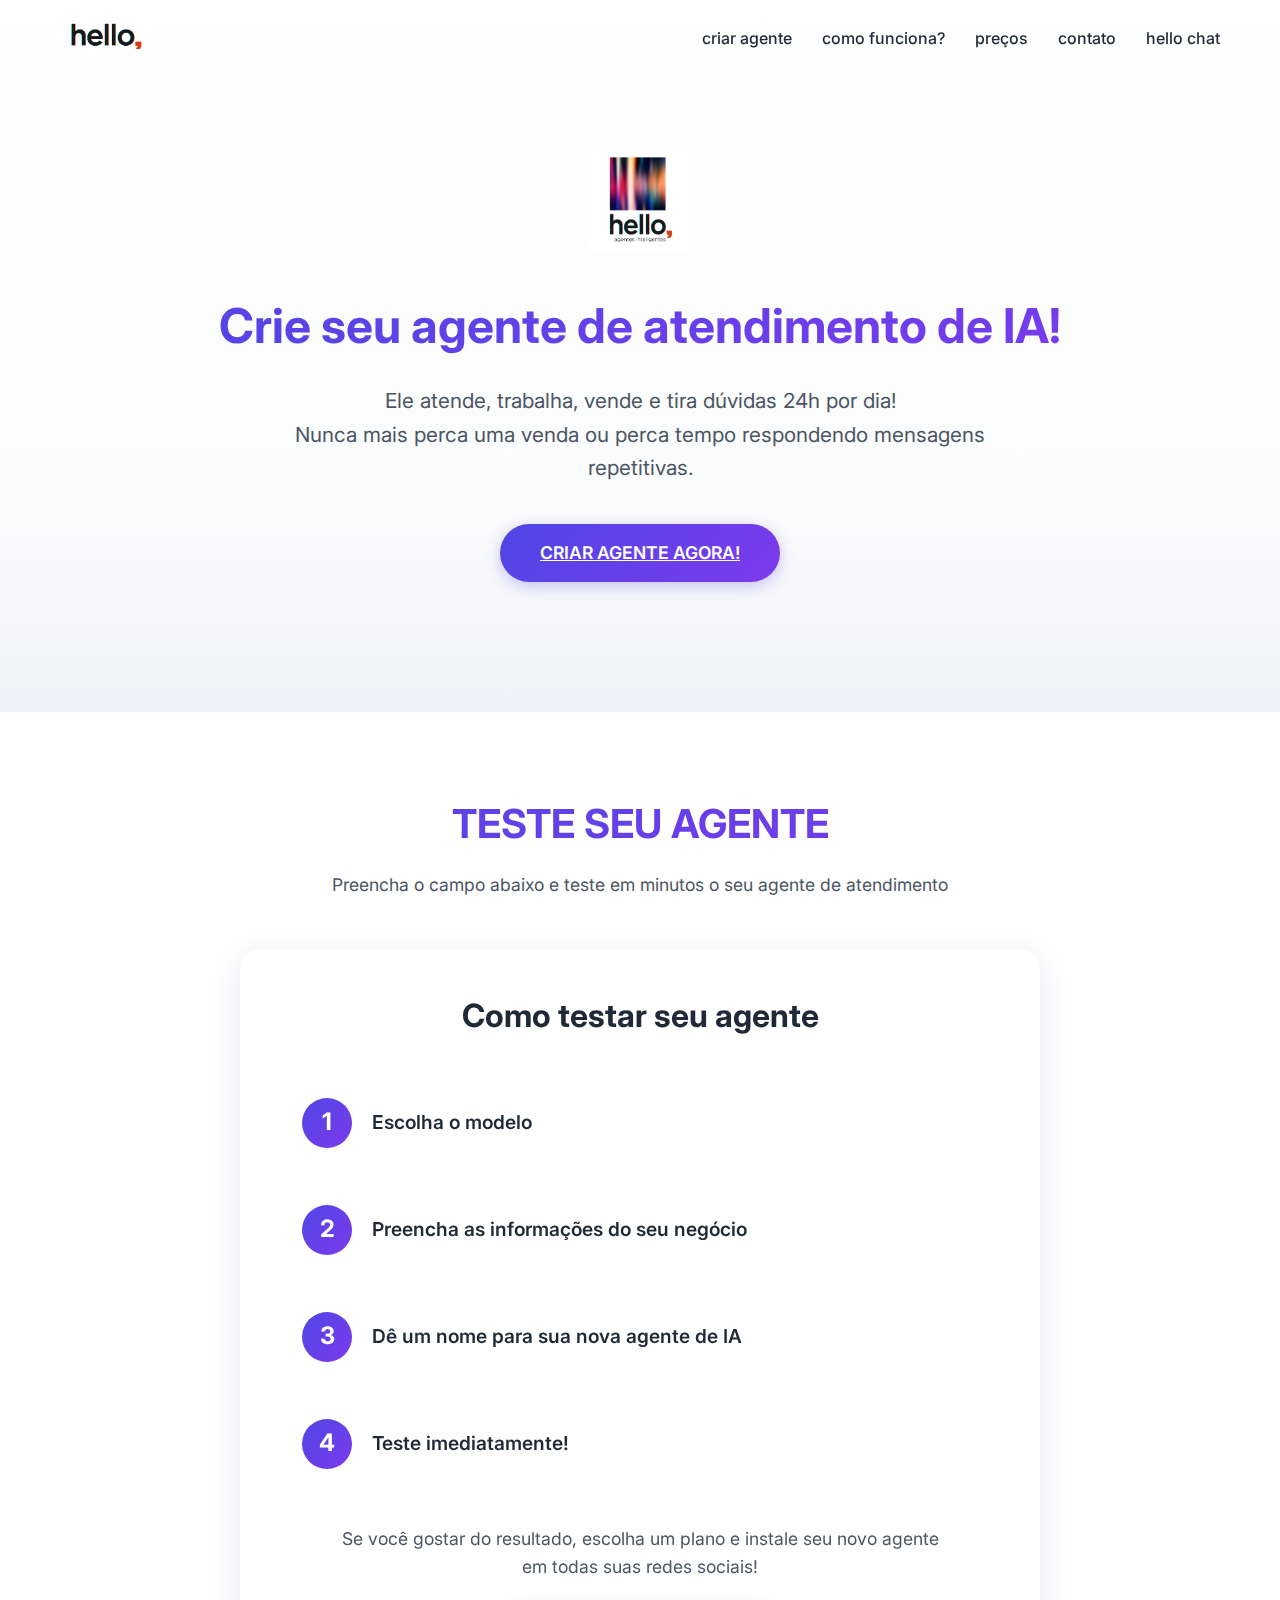
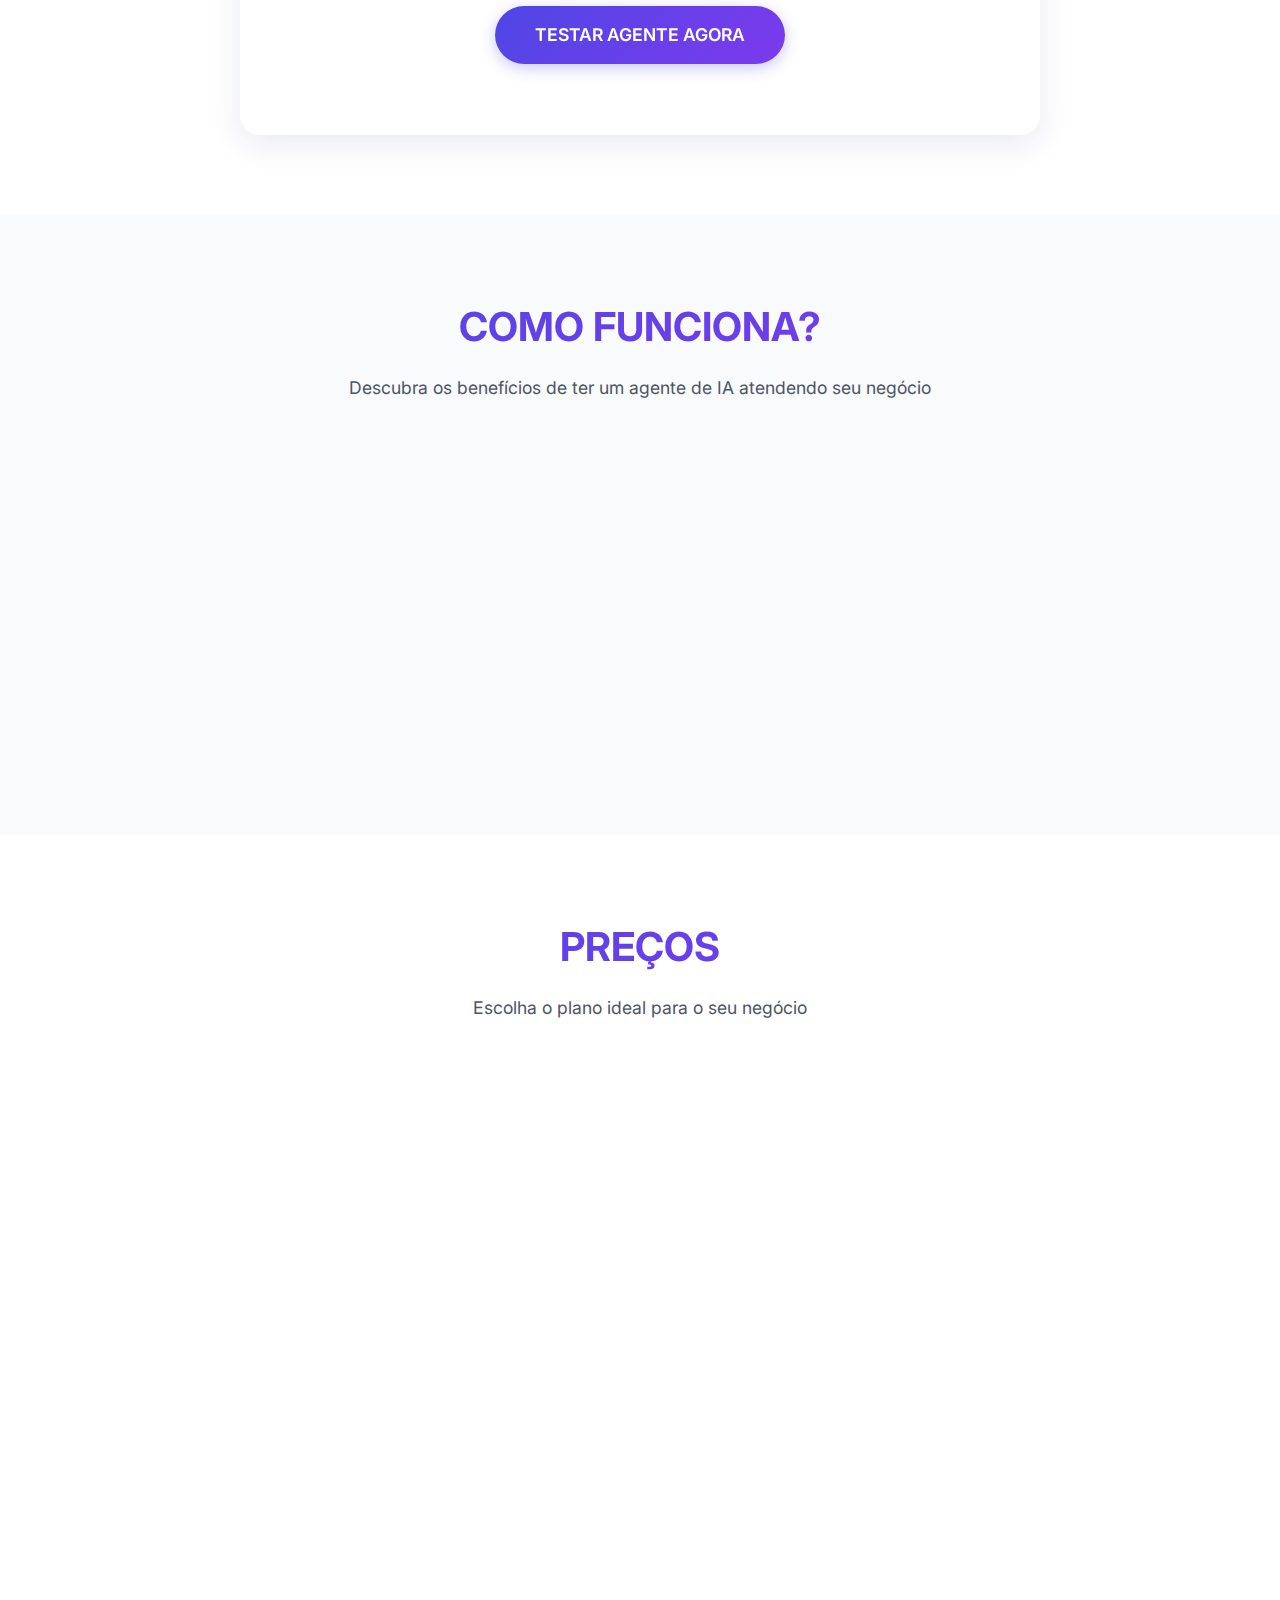
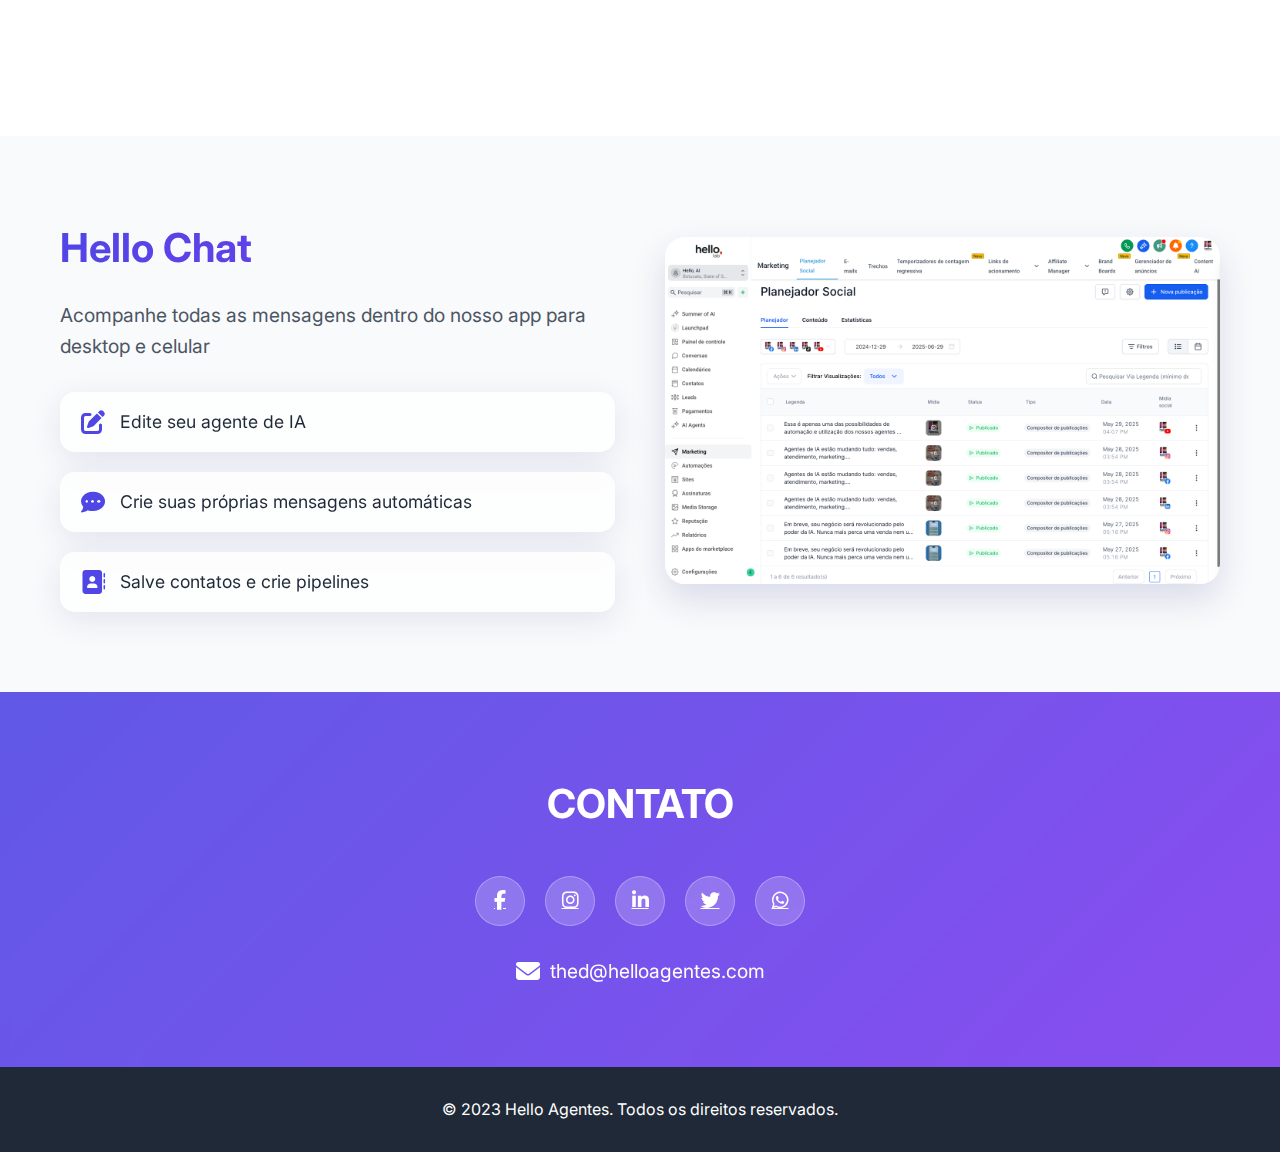
<file: index.html>
<!DOCTYPE html>
<html lang="pt-BR">
<head>
<!-- Google Tag Manager -->
    <script>(function(w,d,s,l,i){w[l]=w[l]||[];w[l].push({'gtm.start':
    new Date().getTime(),event:'gtm.js'});var f=d.getElementsByTagName(s)[0],
    j=d.createElement(s),dl=l!='dataLayer'?'&l='+l:'';j.async=true;j.src=
    'https://www.googletagmanager.com/gtm.js?id='+i+dl;f.parentNode.insertBefore(j,f);
    })(window,document,'script','dataLayer','GTM-WKJP4Z39');</script>
<!-- End Google Tag Manager -->
    <meta charset="UTF-8">
    <meta name="viewport" content="width=device-width, initial-scale=1.0">
    <title>Hello Agentes - Crie seu agente de atendimento de IA</title>
    <link rel="stylesheet" href="styles.css">
    <link rel="preconnect" href="https://fonts.googleapis.com">
    <link rel="preconnect" href="https://fonts.gstatic.com" crossorigin>
    <link href="https://fonts.googleapis.com/css2?family=Inter:wght@300;400;500;600;700&display=swap" rel="stylesheet">
    <link rel="stylesheet" href="https://cdnjs.cloudflare.com/ajax/libs/font-awesome/6.4.0/css/all.min.css">
    <script async defer src="https://chat.helloagentes.com/js/widget/jfyx1xrg2eh4ivw8/float.js"></script>
</head>
<body>
<!-- Google Tag Manager (noscript) -->
    <noscript><iframe src="https://www.googletagmanager.com/ns.html?id=GTM-WKJP4Z39"
    height="0" width="0" style="display:none;visibility:hidden"></iframe></noscript>
<!-- End Google Tag Manager (noscript) -->
    <script async defer src="https://chat.helloagentes.com/js/widget/jfyx1xrg2eh4ivw8/float.js"></script>    <!-- Header -->
    <header class="header">
        <div class="container">
            <div class="header-content">
                <div class="logo">
                    <img src="hello_logo_branca_small.png" alt="Hello Agentes Logo">
                </div>
                <nav class="nav-menu">
                    <ul>
                        <li><a href="#criar-agente">criar agente</a></li>
                        <li><a href="#como-funciona">como funciona?</a></li>
                        <li><a href="#precos">preços</a></li>
                        <li><a href="#contato">contato</a></li>
                        <li><a href="#hello-chat">hello chat</a></li>
                    </ul>
                </nav>
                <div class="mobile-menu-btn">
                    <i class="fas fa-bars"></i>
                </div>
            </div>
        </div>
    </header>

    <!-- Hero Section -->
    <section class="hero" id="criar-agente">
        <div class="container">
            <div class="hero-content">
                <div class="hero-logo">
                    <img src="logo_hello_branco_1x1.png" alt="Hello Logo">
                </div>
                <h1>Crie seu agente de atendimento de IA!</h1>
                <p>Ele atende, trabalha, vende e tira dúvidas 24h por dia! <br> Nunca mais perca uma venda ou perca tempo respondendo mensagens repetitivas. </p>
                <a href="chat.html" class="cta-button">criar agente agora!</a>
            
            </div>
        </div>
    </section>

    <!-- Teste seu Agente Section -->
    <section class="test-agent" id="teste-agente">
        <div class="container">
            <div class="section-header">
                <h2>TESTE SEU AGENTE</h2>
                <p>Preencha o campo abaixo e teste em minutos o seu agente de atendimento</p>
            </div>
            <div class="test-agent-content">
                <div class="steps-container">
                    <div class="steps-content">
                        <h2>Como testar seu agente</h2>
                        <div class="steps-list">
                            <div class="step-item">
                                <div class="step-number">1</div>
                                <div class="step-text">Escolha o modelo</div>
                            </div>
                            <div class="step-item">
                                <div class="step-number">2</div>
                                <div class="step-text">Preencha as informações do seu negócio</div>
                            </div>
                            <div class="step-item">
                                <div class="step-number">3</div>
                                <div class="step-text">Dê um nome para sua nova agente de IA</div>
                            </div>
                            <div class="step-item">
                                <div class="step-number">4</div>
                                <div class="step-text">Teste imediatamente!</div>
                            </div>
                        </div>
                        <div class="step-cta">
                            <p>Se você gostar do resultado, escolha um plano e instale seu novo agente em todas suas redes sociais!</p>
                            <a href="chat.html" class="cta-button">Testar Agente Agora</a>
                        </div>
                    </div>
                </div>
            </div>
        </div>
    </section>

    <!-- Como Funciona Section -->
    <section class="how-it-works" id="como-funciona">
        <div class="container">
            <div class="section-header">
                <h2>COMO FUNCIONA?</h2>
                <p>Descubra os benefícios de ter um agente de IA atendendo seu negócio</p>
            </div>
            <div class="features-grid">
                <div class="feature-card">
                    <div class="feature-icon">
                        <i class="fas fa-robot"></i>
                    </div>
                    <h3>Atendimento 24/7</h3>
                    <p>Seu agente de IA está sempre disponível para atender clientes, a qualquer hora do dia ou da noite.</p>
                </div>
                <div class="feature-card">
                    <div class="feature-icon">
                        <i class="fas fa-chart-line"></i>
                    </div>
                    <h3>Aumento de Vendas</h3>
                    <p>Converta mais visitantes em clientes com respostas rápidas e personalizadas.</p>
                </div>
                <div class="feature-card">
                    <div class="feature-icon">
                        <i class="fas fa-dollar-sign"></i>
                    </div>
                    <h3>Economia de Custos</h3>
                    <p>Reduza despesas com equipe de atendimento humano sem comprometer a qualidade.</p>
                </div>
                <div class="feature-card">
                    <div class="feature-icon">
                        <i class="fas fa-cogs"></i>
                    </div>
                    <h3>Integração Fácil</h3>
                    <p>Conecte-se às suas plataformas favoritas com poucos cliques.</p>
                </div>
            </div>
        </div>
    </section>

    <!-- Pricing Section -->
    <section class="pricing" id="precos">
        <div class="container">
            <div class="section-header">
                <h2>PREÇOS</h2>
                <p>Escolha o plano ideal para o seu negócio</p>
            </div>
            <div class="pricing-cards">
                <div class="pricing-card basic">
                    <div class="pricing-header">
                        <h3>Básico</h3>
                        <div class="price">R$ 97</div>
                    </div>
                    <div class="pricing-features">
                        <div class="feature-item">
                            <i class="fas fa-check"></i>
                            <span>Fluxo de mensagens automatizadas</span>
                        </div>
                        <div class="feature-item">
                            <i class="fas fa-check"></i>
                            <span>Integração com instagram ou Facebook</span>
                        </div>
                        <div class="feature-item">
                            <i class="fas fa-check"></i>
                            <span>Mensagens ilimitadas</span>
                        </div>
                        <div class="feature-item excluded">
                            <i class="fas fa-times"></i>
                            <span>Agentes inteligentes de IA</span>
                        </div>
                        <div class="feature-item excluded">
                            <i class="fas fa-times"></i>
                            <span>Multicanais</span>
                        </div>
                        <div class="feature-item excluded">
                            <i class="fas fa-times"></i>
                            <span>Whatsapp</span>
                        </div>
                    </div>
                    <a href="https://buy.stripe.com/aFa7sK5TjbJ6cvIcIKds404" class="select-plan">Selecionar Plano</a>
                </div>
                <div class="pricing-card essential">
                    <div class="pricing-header">
                        <h3>Essencial</h3>
                        <div class="price">R$ 197</div>
                    </div>
                    <div class="pricing-features">
                        <div class="feature-item">
                            <i class="fas fa-check"></i>
                            <span>Tudo do básico</span>
                        </div>
                        <div class="feature-item">
                            <i class="fas fa-check"></i>
                            <span>Agentes inteligentes de IA</span>
                        </div>
                        <div class="feature-item">
                            <i class="fas fa-check"></i>
                            <span>Modelos prontos pra uso</span>
                        </div>
                        <div class="feature-item excluded">
                            <i class="fas fa-times"></i>
                            <span>Multicanais</span>
                        </div>
                        <div class="feature-item excluded">
                            <i class="fas fa-times"></i>
                            <span>Whatsapp</span>
                        </div>
                    </div>
                    <a href="https://buy.stripe.com/cNi7sK4Pf9AY7bo8suds406" class="select-plan">Selecionar Plano</a>
                </div>
                <div class="pricing-card professional">
                    <div class="pricing-header">
                        <h3>Profissional</h3>
                        <div class="price">R$ 497</div>
                    </div>
                    <div class="pricing-features">
                        <div class="feature-item">
                            <i class="fas fa-check"></i>
                            <span>Tudo do essencial</span>
                        </div>
                        <div class="feature-item">
                            <i class="fas fa-check"></i>
                            <span>Multicanais (todas as redes sociais)</span>
                        </div>
                        <div class="feature-item">
                            <i class="fas fa-check"></i>
                            <span>Whatsapp</span>
                        </div>
                    </div>
                    <a href="https://buy.stripe.com/6oU4gyftT5kI2V86kmds405" class="select-plan">Selecionar Plano</a>
                </div>
            </div>
        </div>
    </section>

    <!-- Hello Chat Section -->
    <section class="hello-chat" id="hello-chat">
        <div class="container">
            <div class="hello-chat-content">
                <div class="hello-chat-text">
                    <h2>Hello Chat</h2>
                    <p>Acompanhe todas as mensagens dentro do nosso app para desktop e celular</p>
                    <div class="app-features">
                        <div class="app-feature">
                            <i class="fas fa-edit"></i>
                            <span>Edite seu agente de IA</span>
                        </div>
                        <div class="app-feature">
                            <i class="fas fa-comment-dots"></i>
                            <span>Crie suas próprias mensagens automáticas</span>
                        </div>
                        <div class="app-feature">
                            <i class="fas fa-address-book"></i>
                            <span>Salve contatos e crie pipelines</span>
                        </div>
                    </div>
                </div>
                <div class="hello-chat-image">
                    <img src="imagem_HELLOLAB_interface.png" alt="Hello Chat Interface">
                </div>
            </div>
        </div>
    </section>

    <!-- Contact Section -->
    <section class="contact" id="contato">
        <div class="container">
            <div class="contact-content">
                <h2>CONTATO</h2>
                <div class="contact-info">
                    <div class="social-media">
                        <a href="https://facebook.com/helloagentes" class="social-icon" target="_blank"><i class="fab fa-facebook-f"></i></a>
                        <a href="https://instagram.com/helloagentes" class="social-icon" target="_blank"><i class="fab fa-instagram"></i></a>
                        <a href="https://linkedin.com/company/helloagentes" class="social-icon" target="_blank"><i class="fab fa-linkedin-in"></i></a>
                        <a href="https://twitter.com/helloagentes" class="social-icon" target="_blank"><i class="fab fa-twitter"></i></a>
                        <a href="https://wa.me/5511997756747" class="social-icon" target="_blank"><i class="fab fa-whatsapp"></i></a>
                    </div>
                    <div class="email">
                        <i class="fas fa-envelope"></i>
                        <span>thed@helloagentes.com</span>
                    </div>
                </div>
            </div>
        </div>
    </section>

    <!-- Footer -->
    <footer class="footer">
        <div class="container">
            <div class="footer-content">
                <p>&copy; 2023 Hello Agentes. Todos os direitos reservados.</p>
            </div>
        </div>
    </footer>

    <script src="script.js"></script>
</body>
</html>
</file>
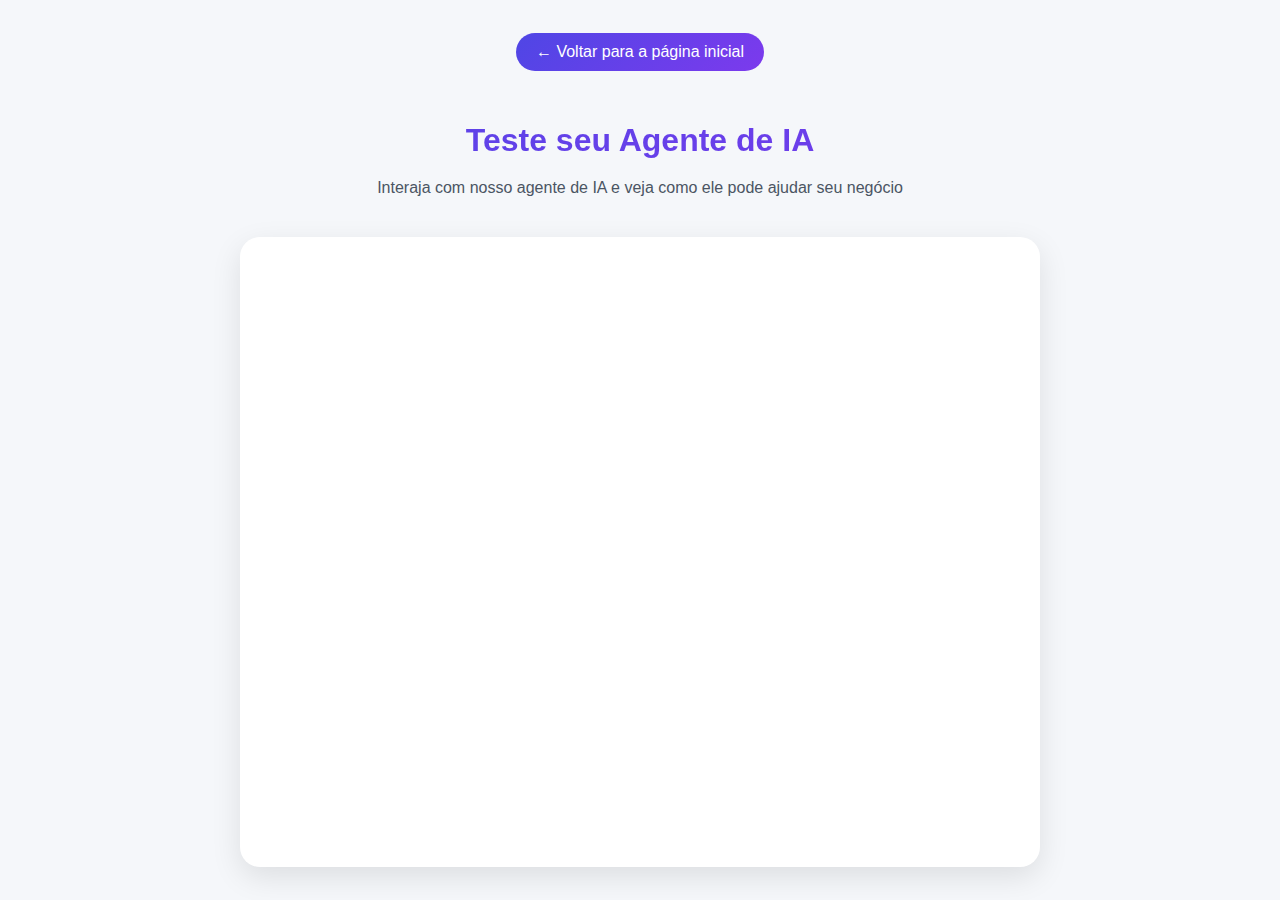
<file: chat.html>
<!DOCTYPE html>
<html lang="pt-BR">
<head>
    <meta charset="UTF-8">
    <meta name="viewport" content="width=device-width, initial-scale=1.0">
    <title>Hello Agentes - Chat</title>
    <script async defer src="https://chat.helloagentes.com/js/widget/jfyx1xrg2eh4ivw8/embed.js?id=embed_chatbot_container_id"></script>   
    <style>
        body {
            margin: 0;
            padding: 0;
            font-family: 'Inter', sans-serif;
            background-color: #f5f7fa;
            min-height: 100vh;
            display: flex;
            flex-direction: column;
            align-items: center;
            justify-content: center;
        }
        
        .container {
            width: 100%;
            max-width: 1200px;
            padding: 20px;
            text-align: center;
        }
        
        .back-button {
            display: inline-block;
            margin-bottom: 30px;
            padding: 10px 20px;
            background: linear-gradient(135deg, #4F46E5, #7C3AED);
            color: white;
            text-decoration: none;
            border-radius: 25px;
            font-weight: 500;
            transition: transform 0.3s ease;
        }
        
        .back-button:hover {
            transform: translateY(-3px);
        }
        
        h1 {
            color: #1F2937;
            margin-bottom: 20px;
            background: linear-gradient(135deg, #4F46E5, #7C3AED);
            -webkit-background-clip: text;
            -webkit-text-fill-color: transparent;
            background-clip: text;
        }
        
        p {
            color: #4B5563;
            margin-bottom: 40px;
            max-width: 600px;
            margin-left: auto;
            margin-right: auto;
        }
        
        .chat-container {
            background: white;
            border-radius: 20px;
            box-shadow: 0 10px 30px rgba(0, 0, 0, 0.1);
            overflow: hidden;
            max-width: 800px;
            margin: 0 auto;
            height: 70vh;
            min-height: 500px;
        }
    </style>
</head>
<body>
    <div class="container">
        <a href="index.html" class="back-button">← Voltar para a página inicial</a>
        <h1>Teste seu Agente de IA</h1>
        <p>Interaja com nosso agente de IA e veja como ele pode ajudar seu negócio</p>
        
        <div class="chat-container">
            <div id="embed_chatbot_container_id"></div>
        </div>
    </div>
</body>
</html>
</file>
<file: styles.css>
/* Reset and Base Styles */
* {
    margin: 0;
    padding: 0;
    box-sizing: border-box;
}

body {
    font-family: 'Inter', sans-serif;
    color: #1F2937;
    background-color: #FFFFFF;
    line-height: 1.6;
    overflow-x: hidden;
}

.container {
    width: 100%;
    max-width: 1200px;
    margin: 0 auto;
    padding: 0 20px;
}

.section-header {
    text-align: center;
    margin-bottom: 50px;
}

.section-header h2 {
    font-size: 2.5rem;
    font-weight: 700;
    margin-bottom: 15px;
    background: linear-gradient(135deg, #4F46E5, #7C3AED);
    -webkit-background-clip: text;
    -webkit-text-fill-color: transparent;
    background-clip: text;
}

.section-header p {
    font-size: 1.1rem;
    color: #4B5563;
    max-width: 700px;
    margin: 0 auto;
}

/* Glassmorphism Effect */
.glass {
    background: rgba(255, 255, 255, 0.7);
    backdrop-filter: blur(10px);
    -webkit-backdrop-filter: blur(10px);
    border: 1px solid rgba(255, 255, 255, 0.2);
    box-shadow: 0 8px 32px 0 rgba(31, 38, 135, 0.1);
}

/* Header Styles */
.header {
    position: fixed;
    top: 0;
    left: 0;
    width: 100%;
    z-index: 1000;
    padding: 15px 0;
    transition: all 0.3s ease;
}

.header.scrolled {
    background: rgba(255, 255, 255, 0.9);
    backdrop-filter: blur(10px);
    -webkit-backdrop-filter: blur(10px);
    box-shadow: 0 4px 30px rgba(0, 0, 0, 0.1);
}

.header-content {
    display: flex;
    justify-content: space-between;
    align-items: center;
}

.logo img {
    height: 40px;
}

.nav-menu ul {
    display: flex;
    list-style: none;
}

.nav-menu ul li {
    margin-left: 30px;
}

.nav-menu ul li a {
    text-decoration: none;
    color: #1F2937;
    font-weight: 500;
    font-size: 1rem;
    position: relative;
    transition: color 0.3s ease;
}

.nav-menu ul li a:hover {
    color: #4F46E5;
}

.nav-menu ul li a::after {
    content: '';
    position: absolute;
    bottom: -5px;
    left: 0;
    width: 0;
    height: 2px;
    background: linear-gradient(90deg, #4F46E5, #7C3AED);
    transition: width 0.3s ease;
}

.nav-menu ul li a:hover::after {
    width: 100%;
}

.mobile-menu-btn {
    display: none;
    font-size: 1.5rem;
    color: #1F2937;
    cursor: pointer;
}

/* Hero Section */
.hero {
    padding: 150px 0 100px;
    text-align: center;
    background: linear-gradient(to bottom, #FFFFFF, #F9FAFB);
    position: relative;
    overflow: hidden;
}

.hero::before {
    content: '';
    position: absolute;
    bottom: 0;
    left: 0;
    width: 100%;
    height: 200px;
    background: linear-gradient(to top, rgba(79, 70, 229, 0.05), transparent);
    z-index: 0;
}

.hero-content {
    position: relative;
    z-index: 1;
}

.hero-logo img {
    width: 100px;
    height: 100px;
    margin-bottom: 30px;
}

.hero h1 {
    font-size: 3rem;
    font-weight: 700;
    margin-bottom: 20px;
    background: linear-gradient(135deg, #4F46E5, #7C3AED);
    -webkit-background-clip: text;
    -webkit-text-fill-color: transparent;
    background-clip: text;
}

.hero p {
    font-size: 1.3rem;
    color: #4B5563;
    max-width: 700px;
    margin: 0 auto 40px;
}

.cta-button {
    display: inline-block;
    padding: 15px 40px;
    background: linear-gradient(135deg, #4F46E5, #7C3AED);
    color: white;
    border: none;
    border-radius: 50px;
    font-size: 1.1rem;
    font-weight: 600;
    text-transform: uppercase;
    cursor: pointer;
    transition: all 0.3s ease;
    box-shadow: 0 4px 15px rgba(79, 70, 229, 0.3);
    margin-bottom: 30px;
}

.cta-button:hover {
    transform: translateY(-3px);
    box-shadow: 0 8px 25px rgba(79, 70, 229, 0.4);
}

.hero-subtext {
    font-size: 1rem;
    color: #4B5563;
    max-width: 600px;
    margin: 0 auto;
}

/* Test Agent Section */
.test-agent {
    padding: 80px 0;
    background-color: #FFFFFF;
}

.test-agent-content {
    text-align: center;
}

.test-agent-content h2 {
    font-size: 2rem;
    font-weight: 700;
    margin-bottom: 40px;
    color: #1F2937;
}

.steps-container {
    max-width: 800px;
    margin: 0 auto;
    padding: 40px;
    border-radius: 20px;
    background: rgba(255, 255, 255, 0.7);
    backdrop-filter: blur(10px);
    -webkit-backdrop-filter: blur(10px);
    border: 1px solid rgba(255, 255, 255, 0.2);
    box-shadow: 0 8px 32px 0 rgba(31, 38, 135, 0.1);
    text-align: center;
}

.steps-content h2 {
    font-size: 2rem;
    font-weight: 700;
    margin-bottom: 40px;
    color: #1F2937;
}

.steps-list {
    display: flex;
    flex-direction: column;
    gap: 25px;
    margin-bottom: 40px;
}

.step-item {
    display: flex;
    align-items: center;
    justify-content: flex-start;
    padding: 15px 20px;
    border-radius: 15px;
    background: rgba(255, 255, 255, 0.5);
    backdrop-filter: blur(5px);
    -webkit-backdrop-filter: blur(5px);
    border: 1px solid rgba(255, 255, 255, 0.3);
    transition: transform 0.3s ease, box-shadow 0.3s ease;
}

.step-item:hover {
    transform: translateY(-5px);
    box-shadow: 0 10px 25px rgba(31, 38, 135, 0.1);
}

.step-number {
    display: flex;
    align-items: center;
    justify-content: center;
    width: 50px;
    height: 50px;
    border-radius: 50%;
    background: linear-gradient(135deg, #4F46E5, #7C3AED);
    color: white;
    font-size: 1.5rem;
    font-weight: 700;
    margin-right: 20px;
    flex-shrink: 0;
}

.step-text {
    font-size: 1.2rem;
    font-weight: 600;
    color: #1F2937;
    text-align: left;
}

.step-cta {
    margin-top: 20px;
}

.step-cta p {
    font-size: 1.1rem;
    color: #4B5563;
    margin-bottom: 25px;
    max-width: 600px;
    margin-left: auto;
    margin-right: auto;
}

.step-cta .cta-button {
    display: inline-block;
    padding: 15px 40px;
    background: linear-gradient(135deg, #4F46E5, #7C3AED);
    color: white;
    border: none;
    border-radius: 50px;
    font-size: 1.1rem;
    font-weight: 600;
    text-transform: uppercase;
    cursor: pointer;
    transition: all 0.3s ease;
    box-shadow: 0 4px 15px rgba(79, 70, 229, 0.3);
    text-decoration: none;
}

.step-cta .cta-button:hover {
    transform: translateY(-3px);
    box-shadow: 0 8px 25px rgba(79, 70, 229, 0.4);
}

/* Responsive adjustments for steps container */
@media (max-width: 768px) {
    .steps-container {
        padding: 30px 20px;
    }
    
    .steps-content h2 {
        font-size: 1.8rem;
        margin-bottom: 30px;
    }
    
    .steps-list {
        gap: 20px;
    }
    
    .step-item {
        padding: 12px 15px;
    }
    
    .step-number {
        width: 40px;
        height: 40px;
        font-size: 1.2rem;
        margin-right: 15px;
    }
    
    .step-text {
        font-size: 1rem;
    }
    
    .step-cta p {
        font-size: 1rem;
    }
    
    .step-cta .cta-button {
        padding: 12px 30px;
        font-size: 1rem;
    }
}

/* How It Works Section */
.how-it-works {
    padding: 80px 0;
    background-color: #F9FAFB;
}

.features-grid {
    display: grid;
    grid-template-columns: repeat(auto-fit, minmax(250px, 1fr));
    gap: 30px;
}

.feature-card {
    padding: 30px;
    border-radius: 20px;
    background: rgba(255, 255, 255, 0.7);
    backdrop-filter: blur(10px);
    -webkit-backdrop-filter: blur(10px);
    border: 1px solid rgba(255, 255, 255, 0.2);
    box-shadow: 0 8px 32px 0 rgba(31, 38, 135, 0.1);
    text-align: center;
    transition: transform 0.3s ease, box-shadow 0.3s ease;
}

.feature-card:hover {
    transform: translateY(-10px);
    box-shadow: 0 15px 35px rgba(31, 38, 135, 0.15);
}

.feature-icon {
    width: 70px;
    height: 70px;
    margin: 0 auto 20px;
    display: flex;
    align-items: center;
    justify-content: center;
    border-radius: 50%;
    background: linear-gradient(135deg, #4F46E5, #7C3AED);
    color: white;
    font-size: 1.8rem;
}

.feature-card h3 {
    font-size: 1.3rem;
    font-weight: 600;
    margin-bottom: 15px;
    color: #1F2937;
}

.feature-card p {
    color: #4B5563;
    font-size: 1rem;
}

/* Pricing Section */
.pricing {
    padding: 80px 0;
    background-color: #FFFFFF;
}

.pricing-cards {
    display: grid;
    grid-template-columns: repeat(auto-fit, minmax(300px, 1fr));
    gap: 30px;
}

.pricing-card {
    border-radius: 20px;
    overflow: hidden;
    transition: transform 0.3s ease;
    background: rgba(255, 255, 255, 0.7);
    backdrop-filter: blur(10px);
    -webkit-backdrop-filter: blur(10px);
    border: 1px solid rgba(255, 255, 255, 0.2);
    box-shadow: 0 8px 32px 0 rgba(31, 38, 135, 0.1);
}

.pricing-card:hover {
    transform: translateY(-10px);
}

.pricing-card.basic {
    border: 1px solid rgba(79, 70, 229, 0.2);
}

.pricing-card.essential {
    border: 1px solid rgba(79, 70, 229, 0.4);
    transform: scale(1.05);
}

.pricing-card.professional {
    border: 2px solid transparent;
    background: linear-gradient(white, white) padding-box, 
                linear-gradient(135deg, #4F46E5, #7C3AED) border-box;
}

.pricing-header {
    padding: 30px;
    text-align: center;
    border-bottom: 1px solid rgba(0, 0, 0, 0.05);
}

.pricing-header h3 {
    font-size: 1.5rem;
    font-weight: 600;
    margin-bottom: 10px;
    color: #1F2937;
}

.price {
    font-size: 2.5rem;
    font-weight: 700;
    color: #4F46E5;
}

.pricing-features {
    padding: 30px;
}

.feature-item {
    display: flex;
    align-items: center;
    margin-bottom: 15px;
    color: #4B5563;
}

.feature-item i {
    margin-right: 10px;
    font-size: 1rem;
}

.feature-item i.fa-check {
    color: #0D9488;
}

.feature-item.excluded i.fa-times {
    color: #EF4444;
}

.feature-item.excluded {
    opacity: 0.6;
}

.select-plan {
    display: block;
    width: 90%;
    margin: 0 auto 30px;
    padding: 12px 20px;
    background: linear-gradient(135deg, #4F46E5, #7C3AED);
    color: white;
    border: none;
    border-radius: 50px;
    font-size: 1rem;
    font-weight: 600;
    cursor: pointer;
    transition: all 0.3s ease;
    text-decoration: none;
    text-align: center;
}

.select-plan:hover {
    transform: translateY(-3px);
    box-shadow: 0 8px 25px rgba(79, 70, 229, 0.4);
    color: white;
}

/* Hello Chat Section */
.hello-chat {
    padding: 80px 0;
    background-color: #F9FAFB;
}

.hello-chat-content {
    display: flex;
    align-items: center;
    gap: 50px;
}

.hello-chat-text {
    flex: 1;
}

.hello-chat-text h2 {
    font-size: 2.5rem;
    font-weight: 700;
    margin-bottom: 20px;
    background: linear-gradient(135deg, #4F46E5, #7C3AED);
    -webkit-background-clip: text;
    -webkit-text-fill-color: transparent;
    background-clip: text;
}

.hello-chat-text p {
    font-size: 1.2rem;
    color: #4B5563;
    margin-bottom: 30px;
}

.app-features {
    display: flex;
    flex-direction: column;
    gap: 20px;
}

.app-feature {
    display: flex;
    align-items: center;
    padding: 15px 20px;
    border-radius: 15px;
    background: rgba(255, 255, 255, 0.7);
    backdrop-filter: blur(10px);
    -webkit-backdrop-filter: blur(10px);
    border: 1px solid rgba(255, 255, 255, 0.2);
    box-shadow: 0 8px 32px 0 rgba(31, 38, 135, 0.1);
}

.app-feature i {
    font-size: 1.5rem;
    margin-right: 15px;
    color: #4F46E5;
}

.app-feature span {
    font-size: 1.1rem;
    color: #1F2937;
}

.hello-chat-image {
    flex: 1;
    text-align: center;
}

.hello-chat-image img {
    max-width: 100%;
    border-radius: 20px;
    box-shadow: 0 15px 35px rgba(31, 38, 135, 0.15);
}

/* Contact Section */
.contact {
    padding: 80px 0;
    background: linear-gradient(135deg, #4F46E5, #7C3AED);
    color: white;
    position: relative;
    overflow: hidden;
}

.contact::before {
    content: '';
    position: absolute;
    top: 0;
    left: 0;
    width: 100%;
    height: 100%;
    background: rgba(255, 255, 255, 0.1);
    backdrop-filter: blur(5px);
    -webkit-backdrop-filter: blur(5px);
    z-index: 0;
}

.contact-content {
    position: relative;
    z-index: 1;
    text-align: center;
}

.contact-content h2 {
    font-size: 2.5rem;
    font-weight: 700;
    margin-bottom: 40px;
}

.contact-info {
    display: flex;
    flex-direction: column;
    align-items: center;
    gap: 30px;
}

.social-media {
    display: flex;
    gap: 20px;
}

.social-icon {
    display: flex;
    align-items: center;
    justify-content: center;
    width: 50px;
    height: 50px;
    border-radius: 50%;
    background: rgba(255, 255, 255, 0.2);
    backdrop-filter: blur(10px);
    -webkit-backdrop-filter: blur(10px);
    border: 1px solid rgba(255, 255, 255, 0.3);
    color: white;
    font-size: 1.2rem;
    transition: all 0.3s ease;
}

.social-icon:hover {
    background: rgba(255, 255, 255, 0.3);
    transform: translateY(-5px);
}

.email {
    display: flex;
    align-items: center;
    gap: 10px;
    font-size: 1.2rem;
}

.email i {
    font-size: 1.5rem;
}

/* Footer */
.footer {
    padding: 30px 0;
    background-color: #1F2937;
    color: white;
    text-align: center;
}

.footer-content p {
    font-size: 1rem;
}

/* Responsive Styles */
@media (max-width: 992px) {
    .hello-chat-content {
        flex-direction: column;
    }
    
    .hello-chat-text {
        text-align: center;
    }
    
    .app-features {
        align-items: center;
    }
    
    .pricing-card.essential {
        transform: scale(1);
    }
}

@media (max-width: 768px) {
    .nav-menu {
        position: fixed;
        top: 70px;
        left: -100%;
        width: 100%;
        height: calc(100vh - 70px);
        background: rgba(255, 255, 255, 0.95);
        backdrop-filter: blur(10px);
        -webkit-backdrop-filter: blur(10px);
        flex-direction: column;
        justify-content: flex-start;
        align-items: center;
        padding-top: 50px;
        transition: left 0.3s ease;
        z-index: 999;
    }
    
    .nav-menu.active {
        left: 0;
    }
    
    .nav-menu ul {
        flex-direction: column;
        align-items: center;
    }
    
    .nav-menu ul li {
        margin: 0 0 30px 0;
    }
    
    .mobile-menu-btn {
        display: block;
    }
    
    .hero h1 {
        font-size: 2.2rem;
    }
    
    .hero p {
        font-size: 1.1rem;
    }
    
    .section-header h2 {
        font-size: 2rem;
    }
    
    .hello-chat-text h2 {
        font-size: 2rem;
    }
    
    .contact-content h2 {
        font-size: 2rem;
    }
    
    .features-grid {
        grid-template-columns: 1fr;
    }
    
    .pricing-cards {
        grid-template-columns: 1fr;
    }
}

@media (max-width: 576px) {
    .hero {
        padding: 120px 0 80px;
    }
    
    .hero h1 {
        font-size: 1.8rem;
    }
    
    .hero p {
        font-size: 1rem;
    }
    
    .cta-button {
        padding: 12px 30px;
        font-size: 1rem;
    }
    
    .section-header h2 {
        font-size: 1.8rem;
    }
    
    .hello-chat-text h2 {
        font-size: 1.8rem;
    }
    
    .hello-chat-text p {
        font-size: 1rem;
    }
    
    .contact-content h2 {
        font-size: 1.8rem;
    }
    
    .email {
        font-size: 1rem;
    }
}
</file>
